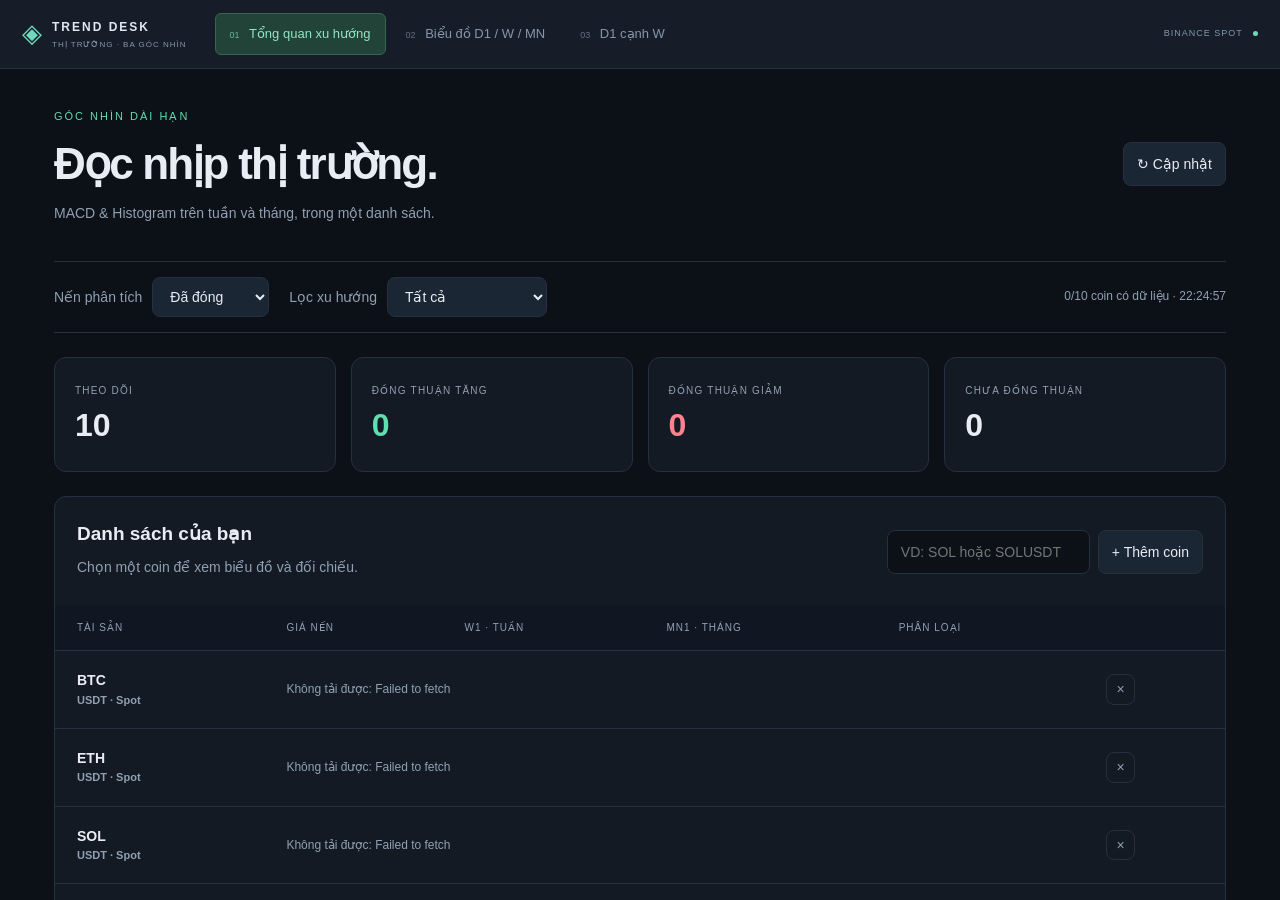
<file: index.html>
<!doctype html><html lang="vi"><head><meta charset="utf-8"><meta name="viewport" content="width=device-width,initial-scale=1"><title>Trend Desk · Một nơi, ba góc nhìn</title><link rel="icon" href="icon.svg" type="image/svg+xml"><link rel="stylesheet" href="style.css"></head><body>
<header class="hub-header"><div class="hub-brand"><span class="mark">◈</span><div><b>TREND DESK</b><small>THỊ TRƯỜNG · BA GÓC NHÌN</small></div></div><nav class="hub-tabs" role="tablist" aria-label="Kiểu xem Trend Desk"><button id="tab-overview" role="tab" aria-controls="panel-overview" aria-selected="true" data-view="overview"><span>01</span> Tổng quan xu hướng</button><button id="tab-chart" role="tab" aria-controls="panel-chart" aria-selected="false" data-view="chart" tabindex="-1"><span>02</span> Biểu đồ D1 / W / MN</button><button id="tab-duo" role="tab" aria-controls="panel-duo" aria-selected="false" data-view="duo" tabindex="-1"><span>03</span> D1 cạnh W</button></nav><div class="hub-source">BINANCE SPOT <i></i></div></header>
<main><section id="panel-overview" role="tabpanel" aria-labelledby="tab-overview"><iframe id="view-overview" title="Tổng quan xu hướng W1 và MN1"></iframe></section><section id="panel-chart" role="tabpanel" aria-labelledby="tab-chart" hidden><iframe id="view-chart" title="Biểu đồ nến và MACD D1 W MN"></iframe></section><section id="panel-duo" role="tabpanel" aria-labelledby="tab-duo" hidden><iframe id="view-duo" title="D1 và W cạnh nhau"></iframe></section></main><noscript>Hãy bật JavaScript để xem biểu đồ Trend Desk.</noscript><script type="module" src="app.js"></script></body></html>
</file>
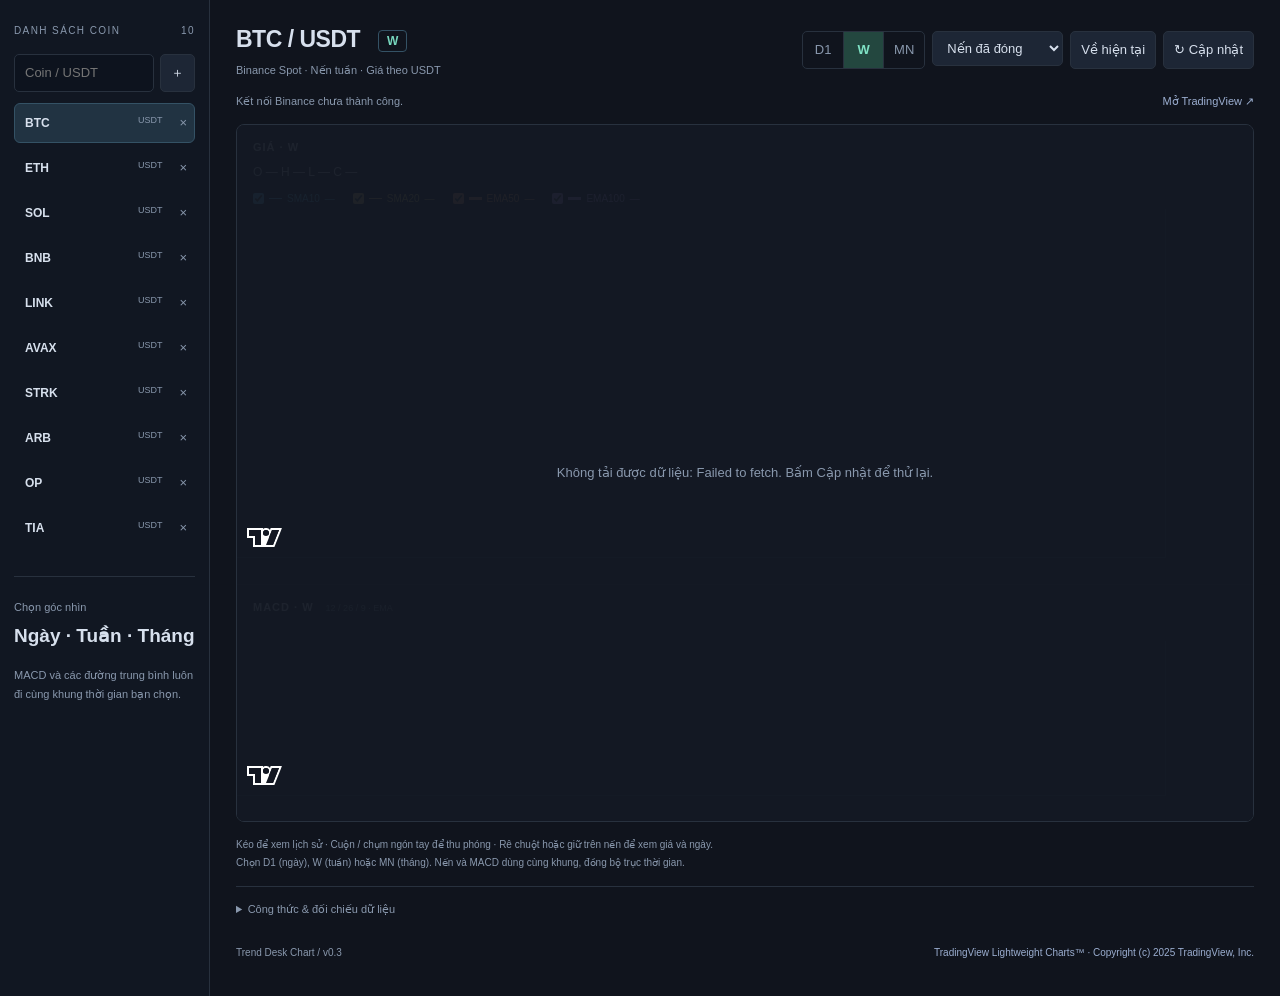
<file: views/chart/index.html>
<!doctype html>
<html lang="vi"><head><meta charset="utf-8"><meta name="viewport" content="width=device-width,initial-scale=1"><title>Trend Desk Chart · D1 / W / MN</title><link rel="stylesheet" href="style.css"></head><body>
<header><div class="brand">◈ <b>TREND DESK</b><span>CHART EDITION</span></div><div class="feed">BINANCE SPOT <i></i> UTC</div></header>
<div class="workspace"><aside><div class="aside-title">DANH SÁCH COIN <span id="count"></span></div><form id="add"><input id="symbol-input" aria-label="Mã coin" placeholder="Coin / USDT" maxlength="25" required><button aria-label="Thêm coin">＋</button></form><p id="watch-error" role="alert"></p><div id="watchlist"></div><div class="aside-note">Chọn góc nhìn<br><b>Ngày · Tuần · Tháng</b><p>MACD và các đường trung bình luôn đi cùng khung thời gian bạn chọn.</p></div></aside>
<main><section class="topbar"><div><h1 id="title">BTC / USDT <span>W</span></h1><div class="subtitle" id="subtitle">Binance Spot · Nến tuần · Giá theo USDT</div></div><div class="controls"><div class="timeframes" id="timeframes" role="group" aria-label="Khung thời gian"><button data-timeframe="D1" aria-pressed="false" title="Khung ngày">D1</button><button data-timeframe="W" aria-pressed="true" title="Khung tuần">W</button><button data-timeframe="MN" aria-pressed="false" title="Khung tháng">MN</button></div><label><select id="mode" aria-label="Nến phân tích"><option value="closed">Nến đã đóng</option><option value="live">Nến đang chạy</option></select></label><button id="reset" title="Trở về vùng nến mới nhất">Về hiện tại</button><button id="refresh">↻ Cập nhật</button></div></section>
<div class="statusbar"><span id="status" role="status">Đang lấy dữ liệu Binance…</span><a id="tv" href="https://www.tradingview.com/chart/?symbol=BINANCE%3ABTCUSDT&interval=W" target="_blank" rel="noopener">Mở TradingView ↗</a></div>
<div class="charts" id="charts"><div class="loading" id="loading">Đang tải nến…</div>
<section class="pane price-pane" id="price-pane" aria-label="Biểu đồ nến tuần"><div class="pane-title"><h2 id="price-heading">GIÁ · W</h2><span id="price-date"></span></div><div id="ohlc" class="ohlc">O — H — L — C —</div><div class="ma-legend"><label style="--c:#60c5f7"><input type="checkbox" data-ma="sma10" checked><i></i>SMA10 <b id="v-sma10">—</b></label><label style="--c:#e7ca6d"><input type="checkbox" data-ma="sma20" checked><i></i>SMA20 <b id="v-sma20">—</b></label><label class="heavy" style="--c:#f6a66e"><input type="checkbox" data-ma="ema50" checked><i></i>EMA50 <b id="v-ema50">—</b></label><label class="heavy" style="--c:#c9a0ff"><input type="checkbox" data-ma="ema100" checked><i></i>EMA100 <b id="v-ema100">—</b></label></div><div id="price-chart" class="chart price-chart" role="img" aria-label="Nến tuần, SMA10, SMA20, EMA50 và EMA100"></div></section>
<section class="pane" id="macd-pane" aria-label="MACD tuần"><div class="pane-title"><h2 id="macd-heading">MACD · W <small>12 / 26 / 9 · EMA</small></h2><span id="macd-date"></span></div><div id="macd-values" class="macd-values"></div><div id="macd-chart" class="chart macd-chart" role="img" aria-label="MACD và Histogram tuần"></div></section></div>
<div class="help">Kéo để xem lịch sử · Cuộn / chụm ngón tay để thu phóng · Rê chuột hoặc giữ trên nến để xem giá và ngày.<br>Chọn D1 (ngày), W (tuần) hoặc MN (tháng). Nến và MACD dùng cùng khung, đồng bộ trục thời gian.</div>
<details><summary>Công thức & đối chiếu dữ liệu</summary><p>SMA10/SMA20 là trung bình giá đóng cửa của 10/20 nến của khung đã chọn; EMA50/EMA100 là EMA giá đóng cửa của 50/100 nến của khung đã chọn. EMA khởi tạo từ giá đóng cửa đầu tiên trong lịch sử Binance. MACD = EMA12 − EMA26; Signal = EMA9(MACD); Histogram = MACD − Signal.</p><p>D1 dùng nến 1d, W dùng nến 1w, MN dùng nến 1M của Binance Spot, UTC. Mặc định chỉ hiển thị nến đã đóng. “Nến đang chạy” thêm nến hiện tại, giá trị có thể thay đổi. Cập nhật bằng nút phía trên.</p><p>Đối chiếu TradingView với đúng mã BINANCE:COINUSDT, Close, cùng nến UTC; MACD 12/26/9 EMA/EMA. Chưa xác nhận khớp TradingView thực tế. Coin mới niêm yết có thể chưa đủ 100 nến.</p></details>
<footer><span>Trend Desk Chart / v0.3</span><a href="https://www.tradingview.com/" target="_blank" rel="noopener">TradingView Lightweight Charts™ · Copyright (с) 2025 TradingView, Inc.</a></footer></main></div>
<script src="../../vendor/lightweight-charts.js"></script><script type="module" src="app.js"></script></body></html>
</file>
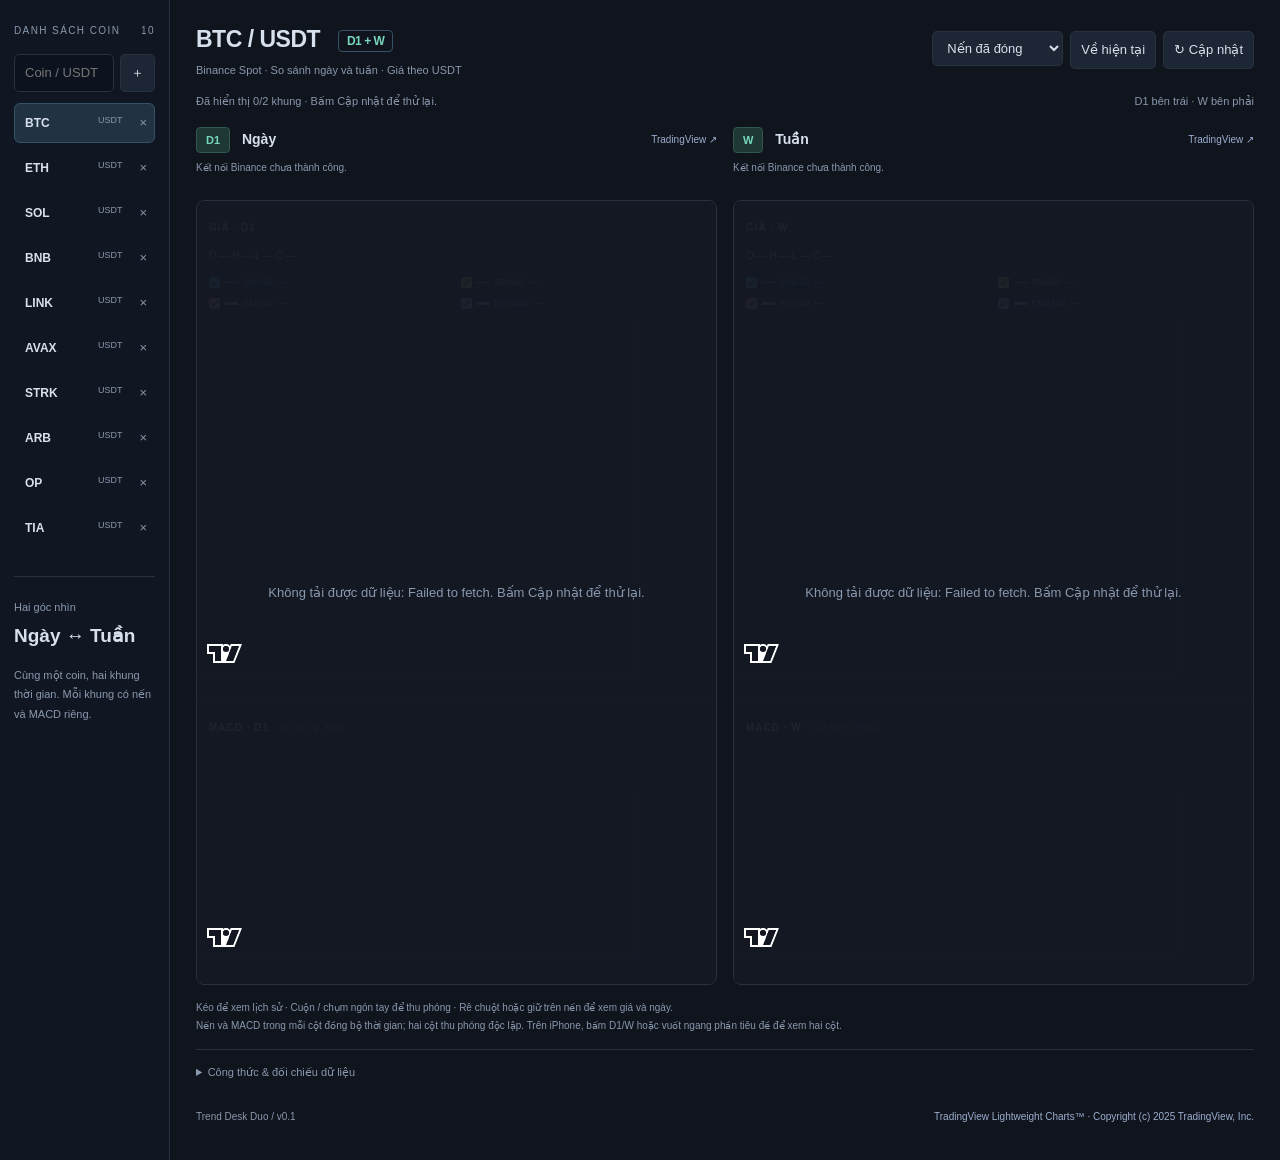
<file: views/duo/index.html>
<!doctype html>
<html lang="vi"><head><meta charset="utf-8"><meta name="viewport" content="width=device-width,initial-scale=1"><title>Trend Desk Duo · D1 cạnh W</title><link rel="stylesheet" href="style.css"></head><body>
<header><div class="brand">◈ <b>TREND DESK</b><span>DUO EDITION</span></div><div class="feed">BINANCE SPOT <i></i> UTC</div></header>
<div class="workspace"><aside><div class="aside-title">DANH SÁCH COIN <span id="count"></span></div><form id="add"><input id="symbol-input" aria-label="Mã coin" placeholder="Coin / USDT" maxlength="25" required><button aria-label="Thêm coin">＋</button></form><p id="watch-error" role="alert"></p><div id="watchlist"></div><div class="aside-note">Hai góc nhìn<br><b>Ngày ↔ Tuần</b><p>Cùng một coin, hai khung thời gian. Mỗi khung có nến và MACD riêng.</p></div></aside>
<main><section class="topbar"><div><h1 id="title">BTC / USDT <span>D1 + W</span></h1><div class="subtitle" id="subtitle">Binance Spot · So sánh ngày và tuần · Giá theo USDT</div></div><div class="controls"><div class="mobile-nav"><button data-jump="D1" aria-label="Cuộn đến cột D1">← D1</button><button data-jump="W" aria-label="Cuộn đến cột W">W →</button></div><label><select id="mode" aria-label="Nến phân tích"><option value="closed">Nến đã đóng</option><option value="live">Nến đang chạy</option></select></label><button id="reset" title="Trở về vùng nến mới nhất">Về hiện tại</button><button id="refresh">↻ Cập nhật</button></div></section>
<div class="statusbar"><span id="status" role="status">Đang lấy dữ liệu Binance…</span><span>D1 bên trái · W bên phải</span></div>
<div class="dual-charts"><section class="frame-column" aria-label="Khung ngày"><div class="column-heading"><h2><span>D1</span> Ngày</h2><a id="d1-tv" target="_blank" rel="noopener" href="https://www.tradingview.com/chart/?symbol=BINANCE%3ABTCUSDT&interval=D">TradingView ↗</a></div><p id="d1-status" class="column-status" role="status">Đang tải dữ liệu…</p><div class="charts"><div id="d1-loading" class="loading">Đang tải nến…</div><section class="pane price-pane" aria-label="Biểu đồ nến ngày"><div class="pane-title"><h3>GIÁ · D1</h3><span id="d1-price-date"></span></div><div id="d1-ohlc" class="ohlc">O — H — L — C —</div><div class="ma-legend"><label class="" style="--c:#60c5f7"><input type="checkbox" data-frame="D1" data-ma="sma10" checked><i></i>SMA10 <b id="d1-v-sma10">—</b></label><label class="" style="--c:#e7ca6d"><input type="checkbox" data-frame="D1" data-ma="sma20" checked><i></i>SMA20 <b id="d1-v-sma20">—</b></label><label class="heavy" style="--c:#f6a66e"><input type="checkbox" data-frame="D1" data-ma="ema50" checked><i></i>EMA50 <b id="d1-v-ema50">—</b></label><label class="heavy" style="--c:#c9a0ff"><input type="checkbox" data-frame="D1" data-ma="ema100" checked><i></i>EMA100 <b id="d1-v-ema100">—</b></label></div><div id="d1-price-chart" class="chart price-chart" role="img" aria-label="Nến ngày và SMA/EMA"></div></section><section class="pane" aria-label="MACD ngày"><div class="pane-title"><h3>MACD · D1 <small>12 / 26 / 9 · EMA</small></h3><span id="d1-macd-date"></span></div><div id="d1-macd-values" class="macd-values"></div><div id="d1-macd-chart" class="chart macd-chart" role="img" aria-label="MACD và Histogram ngày"></div></section></div></section><section class="frame-column" aria-label="Khung tuần"><div class="column-heading"><h2><span>W</span> Tuần</h2><a id="w-tv" target="_blank" rel="noopener" href="https://www.tradingview.com/chart/?symbol=BINANCE%3ABTCUSDT&interval=W">TradingView ↗</a></div><p id="w-status" class="column-status" role="status">Đang tải dữ liệu…</p><div class="charts"><div id="w-loading" class="loading">Đang tải nến…</div><section class="pane price-pane" aria-label="Biểu đồ nến tuần"><div class="pane-title"><h3>GIÁ · W</h3><span id="w-price-date"></span></div><div id="w-ohlc" class="ohlc">O — H — L — C —</div><div class="ma-legend"><label class="" style="--c:#60c5f7"><input type="checkbox" data-frame="W" data-ma="sma10" checked><i></i>SMA10 <b id="w-v-sma10">—</b></label><label class="" style="--c:#e7ca6d"><input type="checkbox" data-frame="W" data-ma="sma20" checked><i></i>SMA20 <b id="w-v-sma20">—</b></label><label class="heavy" style="--c:#f6a66e"><input type="checkbox" data-frame="W" data-ma="ema50" checked><i></i>EMA50 <b id="w-v-ema50">—</b></label><label class="heavy" style="--c:#c9a0ff"><input type="checkbox" data-frame="W" data-ma="ema100" checked><i></i>EMA100 <b id="w-v-ema100">—</b></label></div><div id="w-price-chart" class="chart price-chart" role="img" aria-label="Nến tuần và SMA/EMA"></div></section><section class="pane" aria-label="MACD tuần"><div class="pane-title"><h3>MACD · W <small>12 / 26 / 9 · EMA</small></h3><span id="w-macd-date"></span></div><div id="w-macd-values" class="macd-values"></div><div id="w-macd-chart" class="chart macd-chart" role="img" aria-label="MACD và Histogram tuần"></div></section></div></section></div>
<div class="help">Kéo để xem lịch sử · Cuộn / chụm ngón tay để thu phóng · Rê chuột hoặc giữ trên nến để xem giá và ngày.<br>Nến và MACD trong mỗi cột đồng bộ thời gian; hai cột thu phóng độc lập. Trên iPhone, bấm D1/W hoặc vuốt ngang phần tiêu đề để xem hai cột.</div>
<details><summary>Công thức & đối chiếu dữ liệu</summary><p>SMA10/SMA20 là trung bình giá đóng cửa của 10/20 nến của từng cột; EMA50/EMA100 là EMA giá đóng cửa của 50/100 nến của từng cột. EMA khởi tạo từ giá đóng cửa đầu tiên trong lịch sử Binance. MACD = EMA12 − EMA26; Signal = EMA9(MACD); Histogram = MACD − Signal.</p><p>D1 dùng nến 1d, W dùng nến 1w của Binance Spot, UTC. Mặc định chỉ hiển thị nến đã đóng. “Nến đang chạy” thêm nến hiện tại, giá trị có thể thay đổi. Cập nhật bằng nút phía trên.</p><p>Đối chiếu TradingView với đúng mã BINANCE:COINUSDT, Close, cùng nến UTC; MACD 12/26/9 EMA/EMA. Chưa xác nhận khớp TradingView thực tế. Coin mới niêm yết có thể chưa đủ 100 nến.</p></details>
<footer><span>Trend Desk Duo / v0.1</span><a href="https://www.tradingview.com/" target="_blank" rel="noopener">TradingView Lightweight Charts™ · Copyright (с) 2025 TradingView, Inc.</a></footer></main></div>
<script src="../../vendor/lightweight-charts.js"></script><script type="module" src="app.js"></script></body></html>
</file>
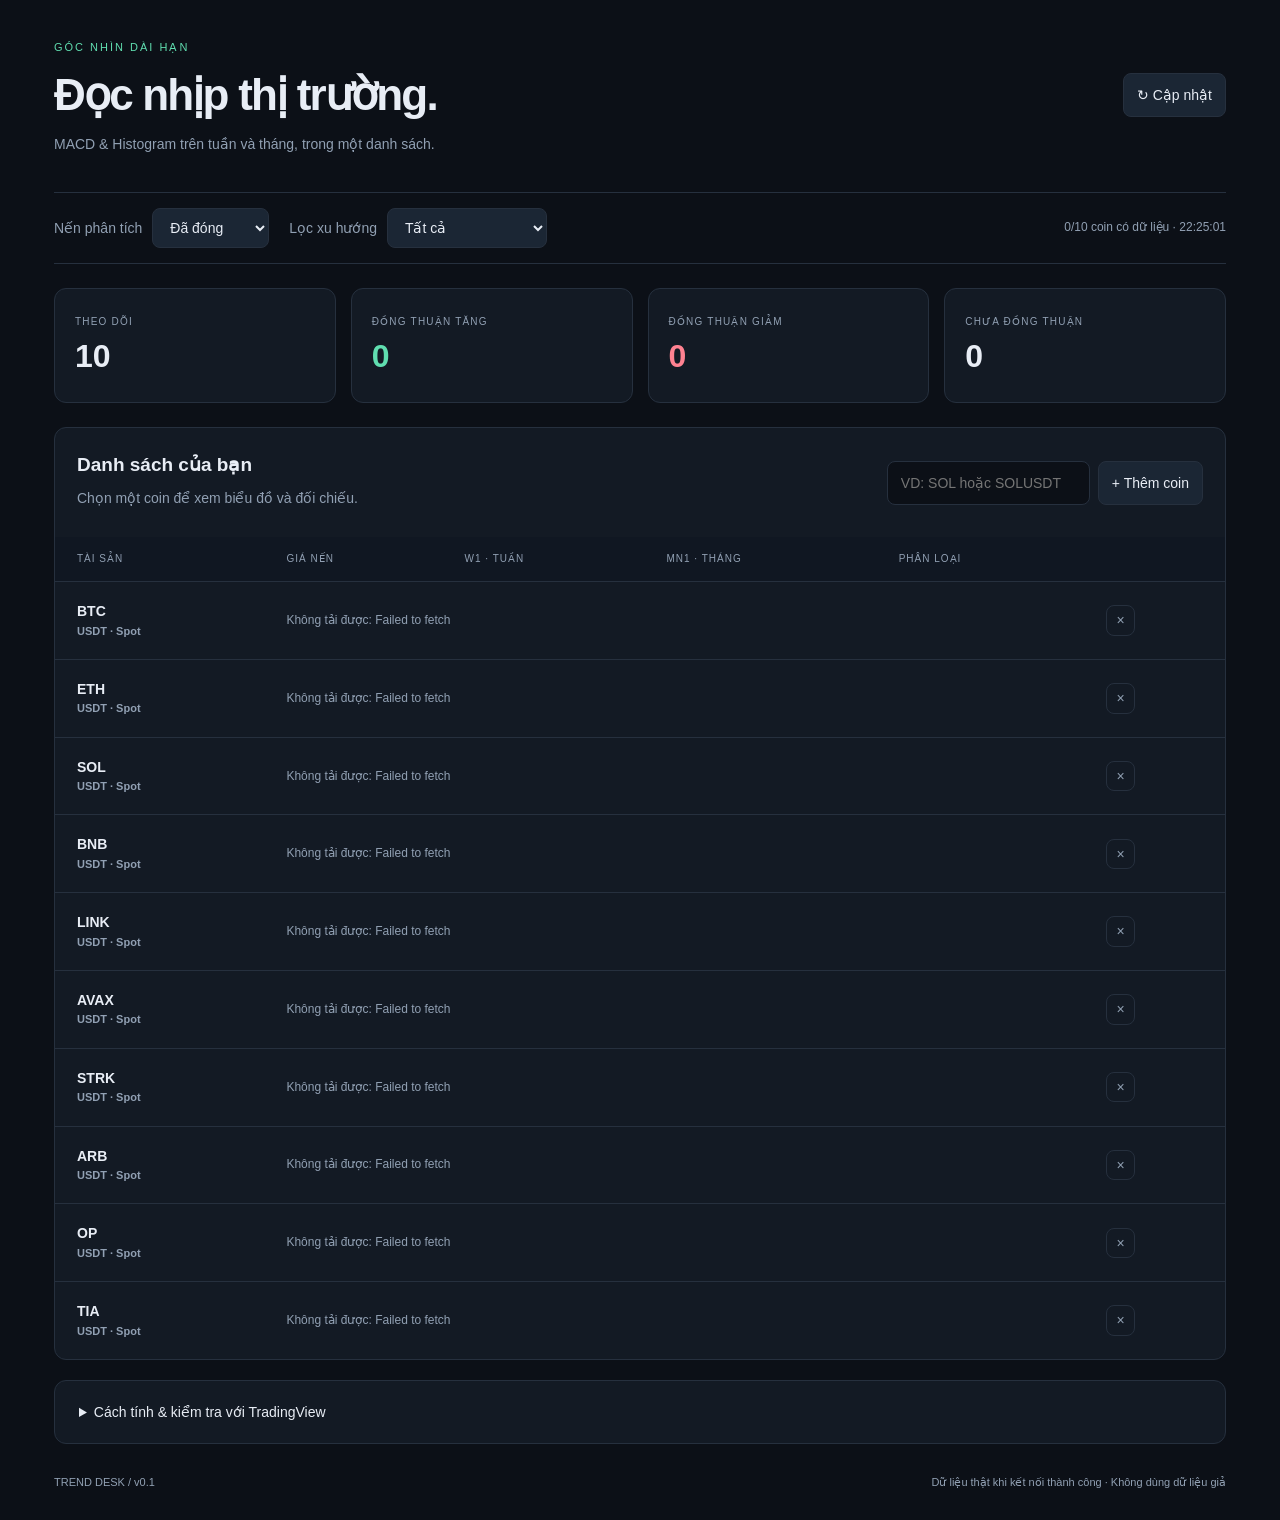
<file: views/overview/index.html>
<!doctype html><html lang="vi"><meta charset="utf-8"><meta name="viewport" content="width=device-width,initial-scale=1"><title>Trend Desk · Binance</title><link rel="stylesheet" href="style.css"><body><main><header><a class="brand" href="#">◈ TREND DESK</a><span class="source">BINANCE SPOT · UTC</span></header><section class="hero"><div><p class="eyebrow">GÓC NHÌN DÀI HẠN</p><h1>Đọc nhịp thị trường.</h1><p class="muted">MACD & Histogram trên tuần và tháng, trong một danh sách.</p></div><button id="refresh">↻ Cập nhật</button></section><div class="toolbar"><label>Nến phân tích <select id="mode"><option value="closed">Đã đóng</option><option value="live">Đang chạy</option></select></label><label>Lọc xu hướng <select id="filter"><option value="all">Tất cả</option><option value="up">Đồng thuận tăng</option><option value="down">Đồng thuận giảm</option><option value="mixed">Chưa đồng thuận</option></select></label><span id="status" role="status">Đang chuẩn bị…</span></div><section class="stats"><article><span>THEO DÕI</span><strong id="total">—</strong></article><article><span>ĐỒNG THUẬN TĂNG</span><strong id="up" class="green">—</strong></article><article><span>ĐỒNG THUẬN GIẢM</span><strong id="down" class="red">—</strong></article><article><span>CHƯA ĐỒNG THUẬN</span><strong id="mixed">—</strong></article></section><section class="panel"><div class="panelhead"><div><h2>Danh sách của bạn</h2><p class="muted">Chọn một coin để xem biểu đồ và đối chiếu.</p></div><form id="add"><input id="symbol" placeholder="VD: SOL hoặc SOLUSDT" aria-label="Mã coin" maxlength="25" required><button>+ Thêm coin</button></form></div><div id="message" role="alert"></div><div class="tablewrap"><table><thead><tr><th>TÀI SẢN</th><th>GIÁ NẾN</th><th>W1 · TUẦN</th><th>MN1 · THÁNG</th><th>PHÂN LOẠI</th><th></th></tr></thead><tbody id="rows"></tbody></table></div></section><section id="detail" class="panel"></section><details class="panel guide"><summary>Cách tính & kiểm tra với TradingView</summary><p>MACD = EMA(close, 12) − EMA(close, 26); Signal = EMA(MACD, 9); Histogram = MACD − Signal. EMA khởi tạo từ giá trị đầu tiên của toàn bộ lịch sử Binance có sẵn. W1 lấy interval 1w, MN1 lấy 1M, ranh giới nến UTC.</p><p>Đồng thuận tăng: Histogram cả hai khung &gt; 0. Đồng thuận giảm: cả hai &lt; 0. Còn lại: chưa đồng thuận. Động lượng tăng/giảm dựa trên Histogram so với nến trước. Đây là quy tắc phân loại của ứng dụng.</p><p>Trong TradingView chọn BINANCE:COINUSDT (Spot), 1W hoặc 1M, MACD 12/26/9, nguồn Close, cả hai MA là EMA. Đối chiếu cùng ngày mở nến; chế độ “Đã đóng” dùng nến trước nếu nến mới vẫn chạy. Coin có dưới 35 nến được đánh dấu lịch sử ngắn.</p><p>Chưa xác nhận khớp dữ liệu TradingView thực tế. Dùng ô nhập trong phần chi tiết để đối chiếu ba giá trị trên cùng nến. Danh sách lưu trên trình duyệt này; không cần API key.</p><a href="https://www.tradingview.com/support/solutions/43000502344-moving-average-convergence-divergence-macd-indicator/" target="_blank" rel="noopener">Tài liệu MACD ↗</a> · <a href="https://developers.binance.com/docs/binance-spot-api-docs/rest-api/market-data-endpoints" target="_blank" rel="noopener">Binance Klines ↗</a></details><footer>TREND DESK / v0.1 <span>Dữ liệu thật khi kết nối thành công · Không dùng dữ liệu giả</span></footer></main><script type="module" src="app.js"></script></body></html>
</file>
<file: style.css>
:root{color-scheme:dark;--text:#e0e8f2;--muted:#8696aa;--green:#71d9bb;--line:#283442}*{box-sizing:border-box}body{margin:0;height:100vh;height:100dvh;display:flex;flex-direction:column;background:#10141d;color:var(--text);font:13px/1.5 -apple-system,BlinkMacSystemFont,'Segoe UI',sans-serif}.hub-header{display:flex;align-items:center;gap:28px;padding:13px 22px;background:#161d28;border-bottom:1px solid var(--line);flex:none}.hub-brand{display:flex;align-items:center;gap:10px;flex-shrink:0}.mark{color:var(--green);font-size:26px}.hub-brand b{font-size:12px;letter-spacing:2px}.hub-brand small{display:block;font-size:8px;color:var(--muted);letter-spacing:1px;margin-top:3px}.hub-tabs{display:flex;gap:5px;overflow-x:auto;min-width:0;scrollbar-width:thin}.hub-tabs button{font:inherit;border:1px solid transparent;border-radius:6px;background:none;color:var(--muted);padding:10px 14px;cursor:pointer;white-space:nowrap;flex:none}.hub-tabs button span{font-size:9px;opacity:.7;margin-right:6px}.hub-tabs button:hover{background:#223142;color:var(--text)}.hub-tabs button[aria-selected="true"]{background:#224338;border-color:#38654f;color:#91e5c5}.hub-tabs button:focus-visible{outline:2px solid var(--green);outline-offset:2px}.hub-source{margin-left:auto;color:var(--muted);font-size:9px;letter-spacing:1px;white-space:nowrap}.hub-source i{display:inline-block;height:5px;width:5px;border-radius:50%;background:var(--green);margin-left:7px}main{flex:1;min-height:0;overflow:hidden}main section{height:100%;width:100%}main section[hidden]{display:none}iframe{width:100%;height:100%;display:block;border:0;background:#10141d}@media(max-width:1050px){.hub-header{gap:16px;padding:12px 16px;flex-wrap:wrap}.hub-source{margin-left:auto}.hub-tabs{order:3;flex-basis:100%;}.hub-tabs button{padding:9px 13px;font-size:12px}}@media(max-width:550px){.hub-header{gap:10px;padding:10px 12px}.hub-brand small{font-size:7px}.hub-tabs{gap:4px}.hub-tabs button{padding:8px 10px;font-size:11px}.hub-tabs button span{display:none}}
</file>
<file: views/chart/style.css>
:root{color-scheme:dark;--bg:#10141d;--panel:#131923;--line:#28313e;--text:#d7e0ed;--muted:#8998ad;--green:#3fc7a3;--red:#f47682}*{box-sizing:border-box}body{margin:0;color:var(--text);background:var(--bg);font:13px/1.5 -apple-system,BlinkMacSystemFont,'Segoe UI',sans-serif}header{height:64px;border-bottom:1px solid var(--line);display:flex;align-items:center;justify-content:space-between;padding:0 24px;background:#151b26}.brand{display:flex;gap:10px;align-items:center;color:#71d9bb;font-size:20px}.brand b{color:var(--text);font-size:13px;letter-spacing:2px}.brand span{font-size:9px;color:var(--muted);border-left:1px solid var(--line);padding-left:14px;letter-spacing:1.4px}.feed{font-size:10px;letter-spacing:1px;color:var(--muted)}.feed i{display:inline-block;background:var(--green);width:5px;height:5px;border-radius:50%;margin:0 7px}.workspace{display:grid;grid-template-columns:210px minmax(0,1fr);max-width:1800px;margin:auto}aside{border-right:1px solid var(--line);padding:23px 14px;background:#111722}.aside-title{font-size:10px;letter-spacing:1.4px;color:var(--muted);display:flex;justify-content:space-between;margin-bottom:16px}button,input,select{font:inherit;background:#1d2635;border:1px solid var(--line);color:var(--text);border-radius:5px;padding:8px 10px}button{cursor:pointer}button:hover{border-color:#65cbb0}button:disabled{opacity:.5;cursor:wait}button:focus-visible,a:focus-visible,input:focus-visible,select:focus-visible{outline:2px solid #65cbb0;outline-offset:2px}#add{display:flex;gap:6px}#symbol-input{width:100%;min-width:0;background:#0d131e}#watch-error{color:var(--red);font-size:11px}#watchlist{display:flex;flex-direction:column;gap:5px}.watch-item{display:flex;align-items:center;border:1px solid transparent;border-radius:6px}.watch-item.selected{background:#213342;border-color:#345265}.watch-select{display:flex;justify-content:space-between;gap:10px;width:100%;background:none;border:0;text-align:left;padding:10px}.watch-select b{font-size:12px}.watch-select small{font-size:9px;color:var(--muted)}.watch-remove{background:none;border:0;color:var(--muted);padding:5px 7px}.aside-note{font-size:11px;color:var(--muted);border-top:1px solid var(--line);margin-top:28px;padding-top:22px}.aside-note b{font-size:19px;display:block;color:var(--text);margin-top:7px}.aside-note p{margin-top:15px;line-height:1.8}main{min-width:0;padding:22px 26px}.topbar{display:flex;align-items:center;justify-content:space-between;gap:16px;margin-bottom:15px}h1{font-size:23px;margin:0;letter-spacing:-.5px}h1 span{font-size:12px;border:1px solid #345265;padding:3px 8px;vertical-align:middle;border-radius:4px;margin-left:12px;color:#77d7be}.subtitle{color:var(--muted);font-size:11px;margin-top:5px}.controls{display:flex;gap:7px;flex-wrap:wrap}.statusbar{display:flex;align-items:center;justify-content:space-between;gap:10px;margin-bottom:14px;font-size:11px;color:var(--muted)}a{color:#9baed0;text-decoration:none}a:hover{color:var(--green)}.charts{border:1px solid var(--line);border-radius:8px;overflow:hidden;background:var(--panel);position:relative}.pane+.pane{border-top:1px solid var(--line)}.pane-title{padding:14px 16px 0;display:flex;justify-content:space-between;gap:10px;align-items:center}.pane-title h2{margin:0;font-size:11px;letter-spacing:1px}.pane-title h2 small{font-size:9px;font-weight:400;color:var(--muted);letter-spacing:0;margin-left:8px}.pane-title>span{font-size:10px;color:var(--muted)}.ohlc{font-size:12px;padding:8px 16px 0;display:flex;gap:15px;flex-wrap:wrap}.ohlc b{font-weight:500}.ma-legend{display:flex;gap:18px;flex-wrap:wrap;padding:10px 16px 3px;font-size:10px}.ma-legend label{display:flex;align-items:center;gap:5px;color:var(--c);cursor:pointer}.ma-legend b{font-weight:400;font-variant-numeric:tabular-nums}.ma-legend input{accent-color:var(--c);width:11px;height:11px;margin:0}.ma-legend i{width:13px;height:1px;background:var(--c)}.ma-legend .heavy i{height:3px}.chart{width:100%}.price-chart{height:375px}.macd-chart{height:180px}.macd-values{padding:7px 16px 0;font-size:11px;display:flex;gap:18px;flex-wrap:wrap;min-height:25px}.macd-values b{font-weight:500}.macd-blue{color:#67aeff}.macd-gold{color:#efc876}.green{color:var(--green)}.red{color:var(--red)}.loading{position:absolute;inset:0;z-index:3;display:flex;align-items:center;justify-content:center;background:#131923f2;color:var(--muted);padding:24px;text-align:center}.loading[hidden]{display:none}.help{font-size:10px;color:var(--muted);line-height:1.8;margin:14px 0}details{border-top:1px solid var(--line);padding:14px 0;color:var(--muted);font-size:11px}summary{cursor:pointer}footer{display:flex;justify-content:space-between;gap:12px;font-size:10px;color:var(--muted);padding:14px 0}@media(max-width:1000px){.workspace{grid-template-columns:175px minmax(0,1fr)}main{padding:18px 16px}.topbar{align-items:flex-start;flex-wrap:wrap}}@media(max-width:700px){header{padding:0 14px;height:55px}.brand span{display:none}.workspace{display:block}aside{border-right:0;border-bottom:1px solid var(--line);padding:14px}.aside-title{margin-bottom:10px}#add{max-width:320px}#watchlist{flex-direction:row;overflow:auto;padding-top:8px}.watch-item{flex-shrink:0}.watch-select{padding:8px 10px}.watch-select small{display:none}.aside-note{display:none}main{padding:16px 8px}.topbar{padding:0 6px}.statusbar{padding:0 6px;flex-wrap:wrap}h1{font-size:21px}.controls{gap:5px}.controls button,.controls select{font-size:11px}.pane-title{padding:12px 10px 0;flex-wrap:wrap}.ohlc{padding:8px 10px 0;gap:10px;font-size:10px}.ma-legend{padding:10px;gap:12px}.price-chart{height:345px}.macd-chart{height:185px}.macd-values{padding-left:10px;gap:12px;font-size:10px}.help,details,footer{padding-left:6px;padding-right:6px}footer{flex-wrap:wrap}}

.timeframes{display:flex;gap:0;border:1px solid var(--line);border-radius:5px;overflow:hidden}.timeframes button{border:0;border-radius:0;min-width:40px;background:transparent;color:var(--muted)}.timeframes button+button{border-left:1px solid var(--line)}.timeframes button[aria-pressed="true"]{background:#23473f;color:#7fe2c5;font-weight:700}.timeframes button:hover{background:#25394a}

/* Branding and navigation are provided by the shared hub. */
body>header,main>header{display:none}
</file>
<file: views/duo/style.css>
:root{color-scheme:dark;--bg:#10141d;--panel:#131923;--line:#28313e;--text:#d7e0ed;--muted:#8998ad;--green:#3fc7a3;--red:#f47682}*{box-sizing:border-box}body{margin:0;color:var(--text);background:var(--bg);font:13px/1.5 -apple-system,BlinkMacSystemFont,'Segoe UI',sans-serif}header{height:64px;border-bottom:1px solid var(--line);display:flex;align-items:center;justify-content:space-between;padding:0 24px;background:#151b26}.brand{display:flex;gap:10px;align-items:center;color:#71d9bb;font-size:20px}.brand b{color:var(--text);font-size:13px;letter-spacing:2px}.brand span{font-size:9px;color:var(--muted);border-left:1px solid var(--line);padding-left:14px;letter-spacing:1.4px}.feed{font-size:10px;letter-spacing:1px;color:var(--muted)}.feed i{display:inline-block;background:var(--green);width:5px;height:5px;border-radius:50%;margin:0 7px}.workspace{display:grid;grid-template-columns:210px minmax(0,1fr);max-width:1800px;margin:auto}aside{border-right:1px solid var(--line);padding:23px 14px;background:#111722}.aside-title{font-size:10px;letter-spacing:1.4px;color:var(--muted);display:flex;justify-content:space-between;margin-bottom:16px}button,input,select{font:inherit;background:#1d2635;border:1px solid var(--line);color:var(--text);border-radius:5px;padding:8px 10px}button{cursor:pointer}button:hover{border-color:#65cbb0}button:disabled{opacity:.5;cursor:wait}button:focus-visible,a:focus-visible,input:focus-visible,select:focus-visible{outline:2px solid #65cbb0;outline-offset:2px}#add{display:flex;gap:6px}#symbol-input{width:100%;min-width:0;background:#0d131e}#watch-error{color:var(--red);font-size:11px}#watchlist{display:flex;flex-direction:column;gap:5px}.watch-item{display:flex;align-items:center;border:1px solid transparent;border-radius:6px}.watch-item.selected{background:#213342;border-color:#345265}.watch-select{display:flex;justify-content:space-between;gap:10px;width:100%;background:none;border:0;text-align:left;padding:10px}.watch-select b{font-size:12px}.watch-select small{font-size:9px;color:var(--muted)}.watch-remove{background:none;border:0;color:var(--muted);padding:5px 7px}.aside-note{font-size:11px;color:var(--muted);border-top:1px solid var(--line);margin-top:28px;padding-top:22px}.aside-note b{font-size:19px;display:block;color:var(--text);margin-top:7px}.aside-note p{margin-top:15px;line-height:1.8}main{min-width:0;padding:22px 26px}.topbar{display:flex;align-items:center;justify-content:space-between;gap:16px;margin-bottom:15px}h1{font-size:23px;margin:0;letter-spacing:-.5px}h1 span{font-size:12px;border:1px solid #345265;padding:3px 8px;vertical-align:middle;border-radius:4px;margin-left:12px;color:#77d7be}.subtitle{color:var(--muted);font-size:11px;margin-top:5px}.controls{display:flex;gap:7px;flex-wrap:wrap}.statusbar{display:flex;align-items:center;justify-content:space-between;gap:10px;margin-bottom:14px;font-size:11px;color:var(--muted)}a{color:#9baed0;text-decoration:none}a:hover{color:var(--green)}.charts{border:1px solid var(--line);border-radius:8px;overflow:hidden;background:var(--panel);position:relative}.pane+.pane{border-top:1px solid var(--line)}.pane-title{padding:14px 16px 0;display:flex;justify-content:space-between;gap:10px;align-items:center}.pane-title h2{margin:0;font-size:11px;letter-spacing:1px}.pane-title h2 small{font-size:9px;font-weight:400;color:var(--muted);letter-spacing:0;margin-left:8px}.pane-title>span{font-size:10px;color:var(--muted)}.ohlc{font-size:12px;padding:8px 16px 0;display:flex;gap:15px;flex-wrap:wrap}.ohlc b{font-weight:500}.ma-legend{display:flex;gap:18px;flex-wrap:wrap;padding:10px 16px 3px;font-size:10px}.ma-legend label{display:flex;align-items:center;gap:5px;color:var(--c);cursor:pointer}.ma-legend b{font-weight:400;font-variant-numeric:tabular-nums}.ma-legend input{accent-color:var(--c);width:11px;height:11px;margin:0}.ma-legend i{width:13px;height:1px;background:var(--c)}.ma-legend .heavy i{height:3px}.chart{width:100%}.price-chart{height:375px}.macd-chart{height:180px}.macd-values{padding:7px 16px 0;font-size:11px;display:flex;gap:18px;flex-wrap:wrap;min-height:25px}.macd-values b{font-weight:500}.macd-blue{color:#67aeff}.macd-gold{color:#efc876}.green{color:var(--green)}.red{color:var(--red)}.loading{position:absolute;inset:0;z-index:3;display:flex;align-items:center;justify-content:center;background:#131923f2;color:var(--muted);padding:24px;text-align:center}.loading[hidden]{display:none}.help{font-size:10px;color:var(--muted);line-height:1.8;margin:14px 0}details{border-top:1px solid var(--line);padding:14px 0;color:var(--muted);font-size:11px}summary{cursor:pointer}footer{display:flex;justify-content:space-between;gap:12px;font-size:10px;color:var(--muted);padding:14px 0}@media(max-width:1000px){.workspace{grid-template-columns:175px minmax(0,1fr)}main{padding:18px 16px}.topbar{align-items:flex-start;flex-wrap:wrap}}@media(max-width:700px){header{padding:0 14px;height:55px}.brand span{display:none}.workspace{display:block}aside{border-right:0;border-bottom:1px solid var(--line);padding:14px}.aside-title{margin-bottom:10px}#add{max-width:320px}#watchlist{flex-direction:row;overflow:auto;padding-top:8px}.watch-item{flex-shrink:0}.watch-select{padding:8px 10px}.watch-select small{display:none}.aside-note{display:none}main{padding:16px 8px}.topbar{padding:0 6px}.statusbar{padding:0 6px;flex-wrap:wrap}h1{font-size:21px}.controls{gap:5px}.controls button,.controls select{font-size:11px}.pane-title{padding:12px 10px 0;flex-wrap:wrap}.ohlc{padding:8px 10px 0;gap:10px;font-size:10px}.ma-legend{padding:10px;gap:12px}.price-chart{height:345px}.macd-chart{height:185px}.macd-values{padding-left:10px;gap:12px;font-size:10px}.help,details,footer{padding-left:6px;padding-right:6px}footer{flex-wrap:wrap}}

.timeframes{display:flex;gap:0;border:1px solid var(--line);border-radius:5px;overflow:hidden}.timeframes button{border:0;border-radius:0;min-width:40px;background:transparent;color:var(--muted)}.timeframes button+button{border-left:1px solid var(--line)}.timeframes button[aria-pressed="true"]{background:#23473f;color:#7fe2c5;font-weight:700}.timeframes button:hover{background:#25394a}
/* D1 and W remain alongside each other; narrow screens can swipe. */
.workspace{grid-template-columns:170px minmax(0,1fr)}.dual-charts{display:grid;grid-template-columns:repeat(2,minmax(0,1fr));gap:16px;align-items:start}.frame-column{min-width:0}.column-heading{display:flex;justify-content:space-between;align-items:center;gap:10px;margin:3px 0 7px}.column-heading h2{font-size:14px;margin:0}.column-heading h2 span{color:#77d7be;display:inline-block;font-size:11px;padding:4px 9px;background:#1e3835;border:1px solid #31574e;border-radius:4px;margin-right:8px}.column-heading a{font-size:10px}.column-status{min-height:30px;margin:0 0 10px;font-size:10px;color:var(--muted)}.pane-title h3{margin:0;font-size:10px;letter-spacing:1px}.pane-title h3 small{font-size:9px;letter-spacing:0;font-weight:400;color:var(--muted);margin-left:5px}.pane-title{padding:12px 12px 0;flex-wrap:wrap;min-height:41px}.ohlc{padding:6px 12px 0;font-size:10px;gap:10px;min-height:25px}.ma-legend{padding:8px 12px 4px;display:grid;grid-template-columns:repeat(2,minmax(0,1fr));gap:6px 8px;min-height:48px}.ma-legend label{font-size:9px;white-space:nowrap}.price-chart{height:385px}.macd-chart{height:195px}.macd-values{padding:8px 12px 0;font-size:10px;gap:10px;min-height:47px}.topbar .controls{flex-shrink:0}@media(max-width:1150px){.workspace{grid-template-columns:145px minmax(0,1fr)}main{padding:18px 14px}.dual-charts{gap:10px}.ma-legend{display:flex;flex-wrap:wrap;min-height:66px}.macd-values{min-height:62px}}@media(max-width:900px){.workspace{display:block}aside{border-right:0;border-bottom:1px solid var(--line);padding:14px}.aside-title{margin-bottom:10px}#add{max-width:320px}#watchlist{flex-direction:row;overflow:auto;padding-top:8px}.watch-item{flex-shrink:0}.watch-select{padding:8px 10px}.watch-select small{display:none}.aside-note{display:none}.dual-charts{grid-template-columns:repeat(2,minmax(300px,1fr));overflow-x:auto;scroll-snap-type:x proximity;padding-bottom:12px}.frame-column{scroll-snap-align:start}}@media(max-width:600px){.dual-charts{grid-template-columns:repeat(2,calc(100vw - 32px));gap:12px}.ma-legend{display:grid;min-height:48px}.price-chart{height:345px}.macd-chart{height:195px}.macd-values{min-height:47px}.pane-title{min-height:41px}}

.mobile-nav{display:none;gap:4px}@media(max-width:600px){.mobile-nav{display:flex}}
.topbar .controls{flex-shrink:1;max-width:100%;min-width:0}

/* Branding and navigation are provided by the shared hub. */
body>header,main>header{display:none}
</file>
<file: views/overview/style.css>
:root{color-scheme:dark;--bg:#0c1017;--panel:#131a24;--line:#26303e;--text:#e8edf5;--muted:#91a0b3;--green:#60deb0;--red:#ff8291}*{box-sizing:border-box}body{margin:0;background:var(--bg);color:var(--text);font:14px/1.6 -apple-system,BlinkMacSystemFont,'Segoe UI',sans-serif}main{max-width:1240px;margin:auto;padding:28px 34px}header,.hero,.toolbar,.panelhead,footer{display:flex;align-items:center;justify-content:space-between;gap:20px}header{padding-bottom:36px}.brand{color:var(--text);text-decoration:none;font-weight:800;letter-spacing:2px}.source,.eyebrow{font-size:11px;letter-spacing:2px;color:var(--green)}h1{font-size:44px;letter-spacing:-1.8px;line-height:1.2;margin:12px 0}h2{font-size:19px;margin:0}.muted{color:var(--muted);margin:6px 0}.hero{margin-bottom:30px}.toolbar{flex-wrap:wrap;border-block:1px solid var(--line);padding:15px 0}label{color:var(--muted)}button,select,input{font:inherit;border:1px solid var(--line);background:#1b2634;color:var(--text);border-radius:8px;padding:10px 13px}button{cursor:pointer}button:hover{border-color:var(--green)}button:disabled{opacity:.5;cursor:wait}select{margin-left:6px}input{min-width:0;background:var(--bg)}#status{font-size:12px;color:var(--muted);margin-left:auto}.stats{display:grid;grid-template-columns:repeat(4,1fr);gap:15px;margin:24px 0}.stats article{background:var(--panel);border:1px solid var(--line);border-radius:12px;padding:20px}.stats span{font-size:10px;letter-spacing:1.2px;color:var(--muted)}.stats strong{display:block;font-size:32px;font-weight:600}.green{color:var(--green)}.red{color:var(--red)}.panel{background:var(--panel);border:1px solid var(--line);border-radius:12px;margin:20px 0;overflow:hidden}.panelhead{padding:22px}form{display:flex;gap:8px}.tablewrap{overflow:auto}table{border-collapse:collapse;width:100%;white-space:nowrap;text-align:left}th{font-size:10px;letter-spacing:1px;color:var(--muted);font-weight:500;padding:14px 22px;background:#101722}td{padding:18px 22px;border-top:1px solid var(--line)}td small{display:block;color:var(--muted);font-size:11px}.coin{border:0;background:none;padding:0;font-weight:700;color:var(--text);text-align:left}.tag{font-size:11px;border-radius:5px;padding:5px 8px;background:#243040}.tag.up{color:var(--green);background:#16382f}.tag.down{color:var(--red);background:#3c252e}.delete{padding:3px 9px;background:none;color:var(--muted)}#message{color:var(--red);padding:0 22px}#detail{padding:24px}#detail:empty{display:none}.chart{width:100%;height:auto;max-height:250px;margin:18px 0}.metrics{display:flex;gap:30px;flex-wrap:wrap}.metrics small{display:block;color:var(--muted)}.guide{padding:20px 24px;color:var(--muted)}summary{color:var(--text);cursor:pointer}a{color:var(--green)}footer{color:var(--muted);font-size:11px;margin-top:30px}.compare{flex-wrap:wrap;margin-top:15px}.compare input{width:140px}.note{color:var(--muted);font-size:12px}.empty{padding:30px;color:var(--muted)}@media(max-width:700px){main{padding:20px 16px}header{padding-bottom:22px}.source{font-size:9px}h1{font-size:32px}.hero{align-items:flex-start}.hero button{white-space:nowrap}.stats{grid-template-columns:repeat(2,1fr);gap:10px}.stats article{padding:14px}.panelhead{display:block;padding:18px}.panelhead form{margin-top:16px}.panelhead input{width:100%}.panelhead button{white-space:nowrap}td,th{padding:14px}#status{width:100%;margin:0}.toolbar{gap:10px}footer{display:block}.compare input{width:100%}}

.timeframe+.timeframe{border-top:1px solid var(--line);margin-top:28px;padding-top:28px}.timeframe-head{padding:0;flex-wrap:wrap}.timeframe-head a{font-size:12px}.timeframe .chart{display:block}

/* Branding and navigation are provided by the shared hub. */
body>header,main>header{display:none}
</file>
